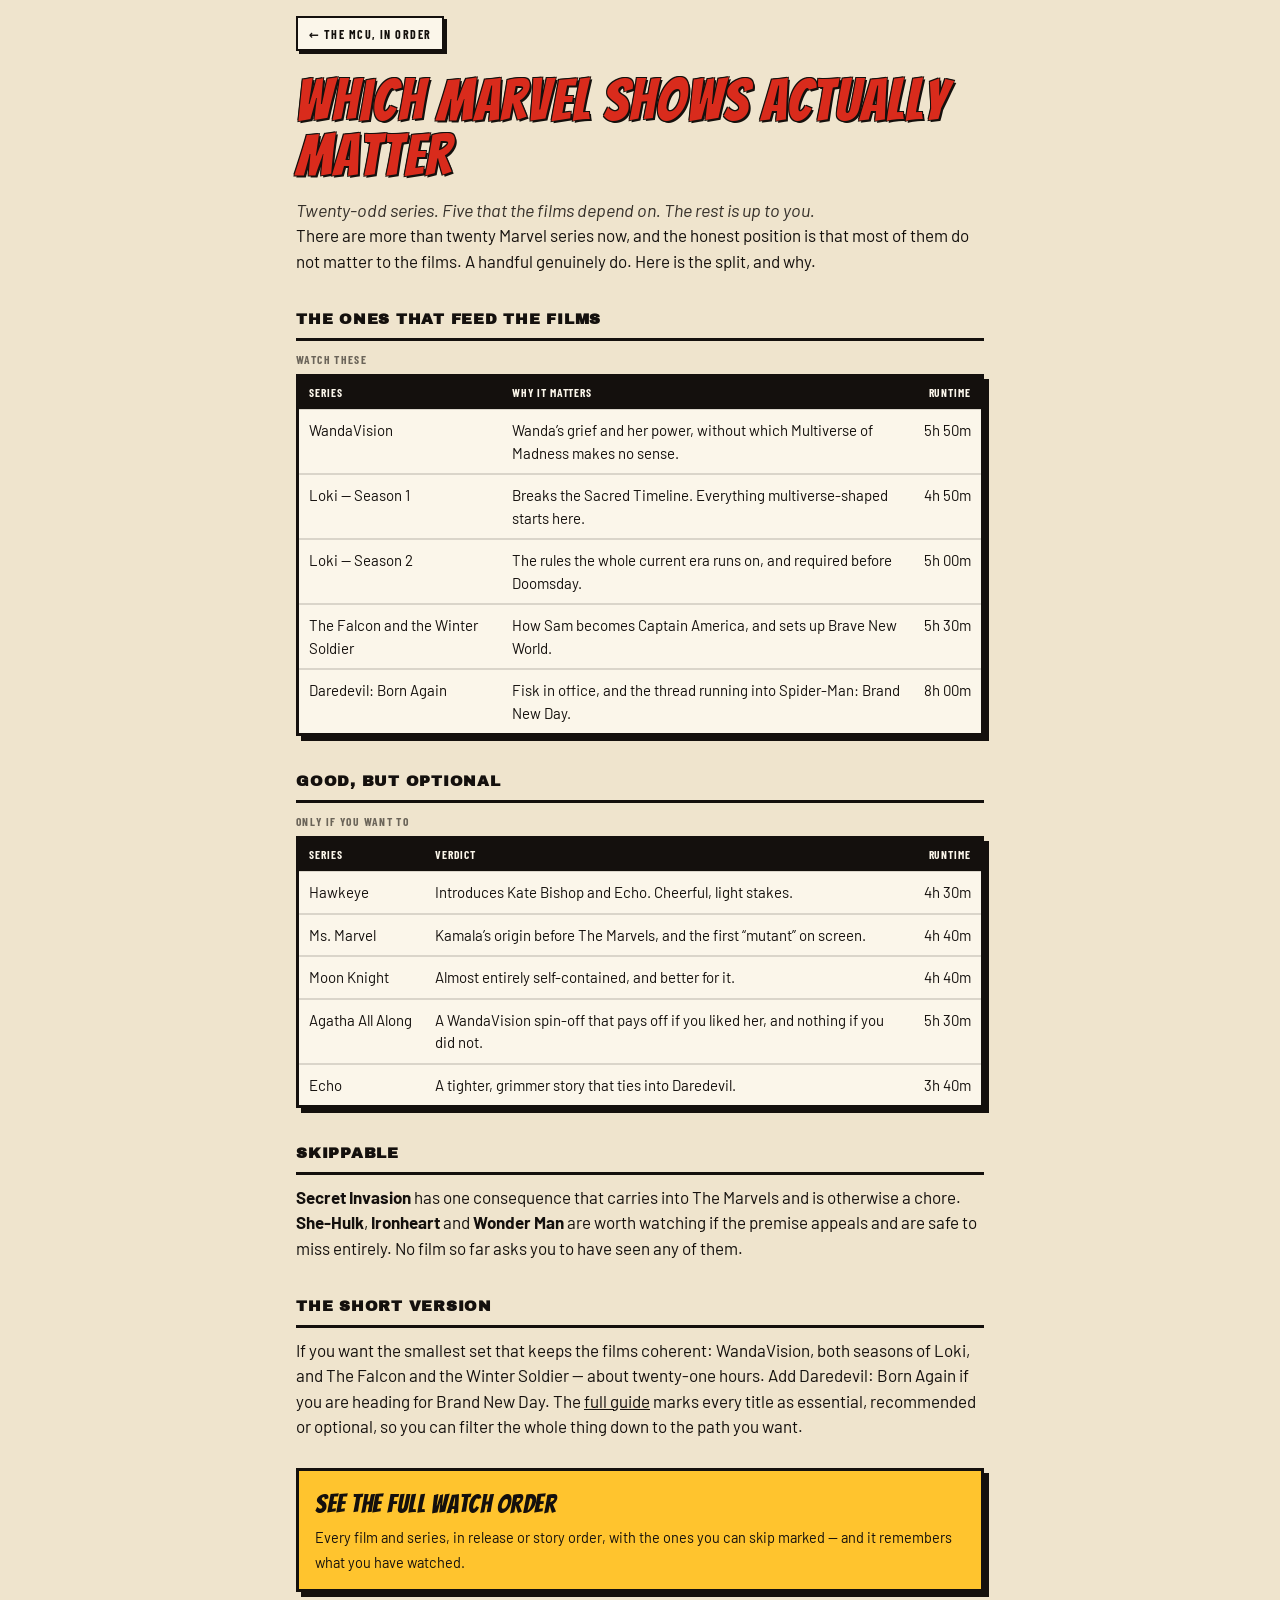
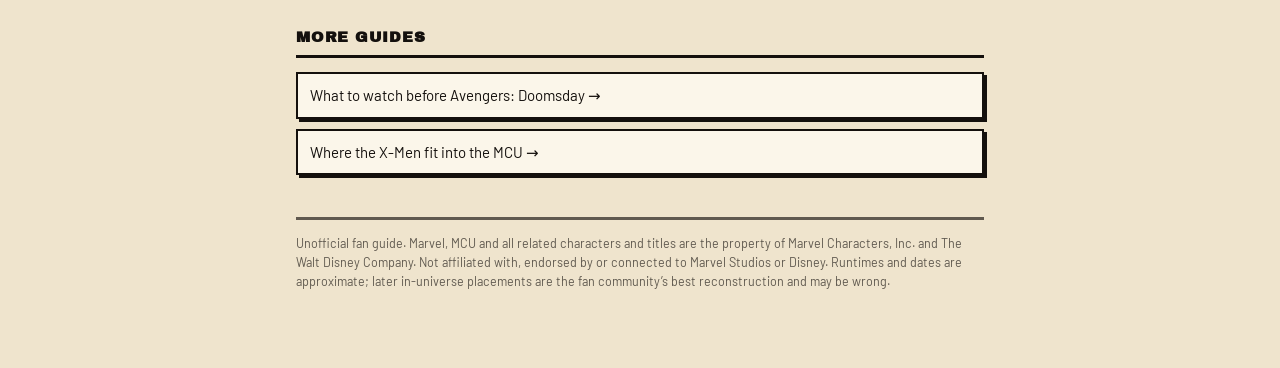
<file: marvel-shows-that-matter.html>
<!DOCTYPE html>
<html lang="en">
<head>
<meta charset="utf-8">
<meta name="viewport" content="width=device-width, initial-scale=1">
<meta name="color-scheme" content="light">
<title>Which Marvel Disney+ Shows Actually Matter? — Required vs Skippable</title>
<meta name="description" content="More than twenty Marvel series, and most of them do not affect the films. Which Disney+ shows are required, which are optional, and which you can skip entirely.">
<link rel="canonical" href="https://mcu-breakdown.vercel.app/marvel-shows-that-matter.html">
<meta property="og:type" content="article">
<meta property="og:site_name" content="The MCU, In Order">
<meta property="og:url" content="https://mcu-breakdown.vercel.app/marvel-shows-that-matter.html">
<meta property="og:title" content="Which Marvel Disney+ Shows Actually Matter? — Required vs Skippable">
<meta property="og:description" content="More than twenty Marvel series, and most of them do not affect the films. Which Disney+ shows are required, which are optional, and which you can skip entirely.">
<meta property="og:image" content="https://mcu-breakdown.vercel.app/og.png">
<meta property="og:image:width" content="1200">
<meta property="og:image:height" content="630">
<meta name="twitter:card" content="summary_large_image">
<meta name="twitter:title" content="Which Marvel Disney+ Shows Actually Matter? — Required vs Skippable">
<meta name="twitter:description" content="More than twenty Marvel series, and most of them do not affect the films. Which Disney+ shows are required, which are optional, and which you can skip entirely.">
<meta name="twitter:image" content="https://mcu-breakdown.vercel.app/og.png">
<link rel="icon" href="data:image/svg+xml,%3Csvg xmlns='http://www.w3.org/2000/svg' viewBox='0 0 64 64'%3E%3Crect width='64' height='64' rx='10' fill='%2314100D'/%3E%3Ctext x='32' y='45' font-family='Georgia,serif' font-size='40' font-weight='bold' text-anchor='middle' fill='%23D92B1C'%3EM%3C/text%3E%3C/svg%3E">
<link rel="preconnect" href="https://fonts.googleapis.com">
<link rel="preconnect" href="https://fonts.gstatic.com" crossorigin>
<link href="https://fonts.googleapis.com/css2?family=Bangers&family=Archivo+Black&family=Barlow+Condensed:wght@700&family=Barlow:ital,wght@0,400;0,600;1,400&display=swap" rel="stylesheet">
<link rel="stylesheet" href="guide.css">
<script type="application/ld+json">
[
 {
  "@context": "https://schema.org",
  "@type": "Article",
  "headline": "Which Marvel shows actually matter",
  "description": "More than twenty Marvel series, and most of them do not affect the films. Which Disney+ shows are required, which are optional, and which you can skip entirely.",
  "inLanguage": "en",
  "mainEntityOfPage": "https://mcu-breakdown.vercel.app/marvel-shows-that-matter.html",
  "isPartOf": {
   "@type": "WebSite",
   "name": "The MCU, In Order",
   "url": "https://mcu-breakdown.vercel.app/"
  }
 },
 {
  "@context": "https://schema.org",
  "@type": "FAQPage",
  "mainEntity": [
   {
    "@type": "Question",
    "name": "Do I need to watch the Marvel Disney+ shows?",
    "acceptedAnswer": {
     "@type": "Answer",
     "text": "Most of them, no. WandaVision, both seasons of Loki, The Falcon and the Winter Soldier and Daredevil: Born Again feed directly into the films. The rest are optional."
    }
   },
   {
    "@type": "Question",
    "name": "Which Marvel shows can I skip?",
    "acceptedAnswer": {
     "@type": "Answer",
     "text": "Secret Invasion, She-Hulk, Ironheart and Wonder Man have no bearing on any film so far. Hawkeye, Ms. Marvel, Moon Knight, Echo and Agatha All Along are good but optional."
    }
   }
  ]
 }
]
</script>
</head>
<body>
  <main class="wrap">
    <div class="top"><a class="home" href="./">&larr; The MCU, in order</a></div>
    <h1>Which Marvel shows actually matter</h1>
    <p class="lede">Twenty-odd series. Five that the films depend on. The rest is up to you.</p>
    <p>There are more than twenty Marvel series now, and the honest position is that most of them do
    not matter to the films. A handful genuinely do. Here is the split, and why.</p>

    <h2>The ones that feed the films</h2>
    <table><caption>Watch these</caption><thead><tr><th>Series</th><th>Why it matters</th><th class="rt">Runtime</th></tr></thead>
      <tbody><tr><td>WandaVision</td><td>Wanda&rsquo;s grief and her power, without which Multiverse of Madness makes no sense.</td><td class="rt">5h 50m</td></tr><tr><td>Loki &mdash; Season 1</td><td>Breaks the Sacred Timeline. Everything multiverse-shaped starts here.</td><td class="rt">4h 50m</td></tr><tr><td>Loki &mdash; Season 2</td><td>The rules the whole current era runs on, and required before Doomsday.</td><td class="rt">5h 00m</td></tr><tr><td>The Falcon and the Winter Soldier</td><td>How Sam becomes Captain America, and sets up Brave New World.</td><td class="rt">5h 30m</td></tr><tr><td>Daredevil: Born Again</td><td>Fisk in office, and the thread running into Spider-Man: Brand New Day.</td><td class="rt">8h 00m</td></tr></tbody></table>
    <h2>Good, but optional</h2>
    <table><caption>Only if you want to</caption><thead><tr><th>Series</th><th>Verdict</th><th class="rt">Runtime</th></tr></thead>
      <tbody><tr><td>Hawkeye</td><td>Introduces Kate Bishop and Echo. Cheerful, light stakes.</td><td class="rt">4h 30m</td></tr><tr><td>Ms. Marvel</td><td>Kamala&rsquo;s origin before The Marvels, and the first &ldquo;mutant&rdquo; on screen.</td><td class="rt">4h 40m</td></tr><tr><td>Moon Knight</td><td>Almost entirely self-contained, and better for it.</td><td class="rt">4h 40m</td></tr><tr><td>Agatha All Along</td><td>A WandaVision spin-off that pays off if you liked her, and nothing if you did not.</td><td class="rt">5h 30m</td></tr><tr><td>Echo</td><td>A tighter, grimmer story that ties into Daredevil.</td><td class="rt">3h 40m</td></tr></tbody></table>
    <h2>Skippable</h2>
    <p><strong>Secret Invasion</strong> has one consequence that carries into The Marvels and is
    otherwise a chore. <strong>She-Hulk</strong>, <strong>Ironheart</strong> and
    <strong>Wonder Man</strong> are worth watching if the premise appeals and are safe to miss
    entirely. No film so far asks you to have seen any of them.</p>

    <h2>The short version</h2>
    <p>If you want the smallest set that keeps the films coherent: WandaVision, both seasons of Loki,
    and The Falcon and the Winter Soldier &mdash; about twenty-one hours. Add Daredevil: Born Again if
    you are heading for Brand New Day. The
    <a href="./">full guide</a> marks every title as essential, recommended or optional, so you can
    filter the whole thing down to the path you want.</p>

    <a class="cta" href="./"><b>See the full watch order</b><span>Every film and series, in release or story order, with the ones you can skip marked &mdash; and it remembers what you have watched.</span></a>
    <h2>More guides</h2>
    <div class="more">
        <a href="what-to-watch-before-doomsday.html">What to watch before Avengers: Doomsday &rarr;</a>
        <a href="x-men-in-the-mcu.html">Where the X-Men fit into the MCU &rarr;</a>
    </div>
    <footer class="legal">
      <p>Unofficial fan guide. Marvel, MCU and all related characters and titles are the property of Marvel Characters, Inc. and The Walt Disney Company. Not affiliated with, endorsed by or connected to Marvel Studios or Disney. Runtimes and dates are approximate; later in-universe placements are the fan community&rsquo;s best reconstruction and may be wrong.</p>
    </footer>
  </main>
<script type="module" src="https://static.cloudflareinsights.com/beacon.min.js" data-cf-beacon='{"token": "45f9aa7f5121417096f6c77fa40ea24c"}'></script>
</body>
</html>
</file>
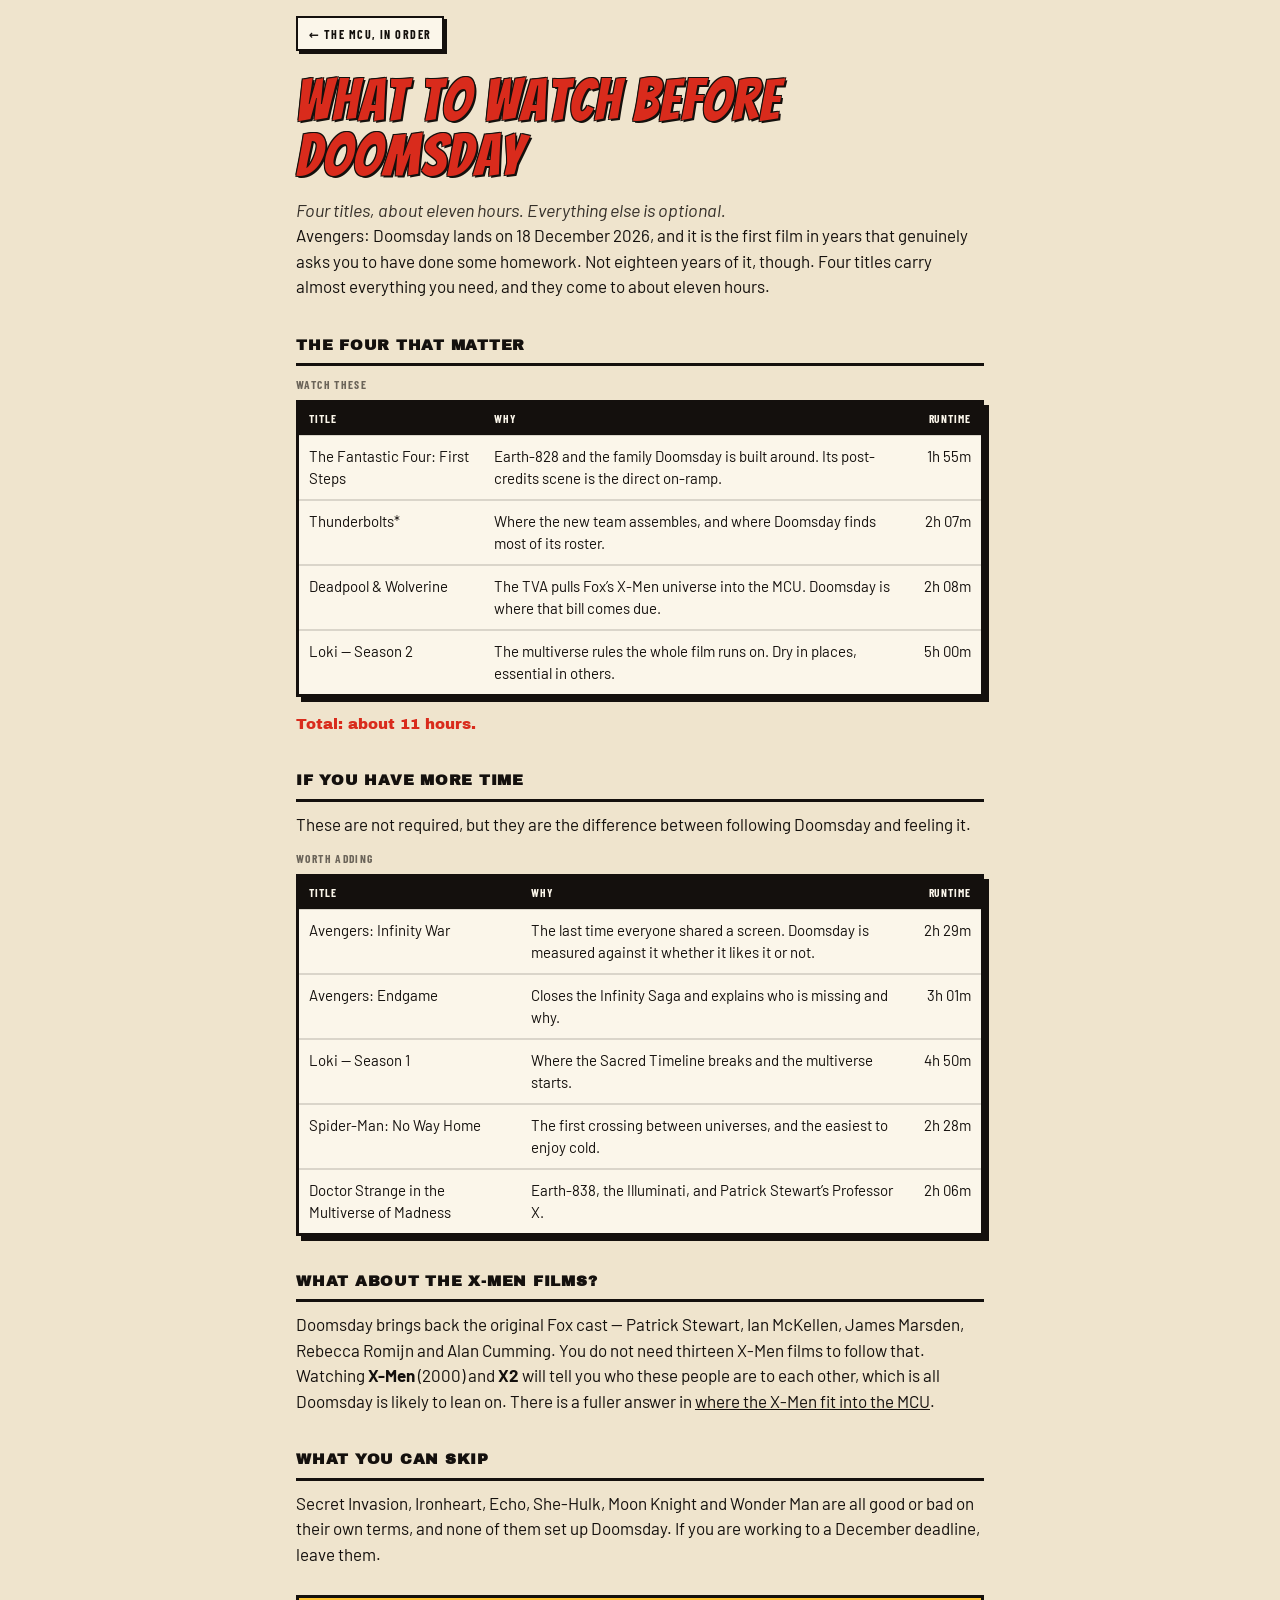
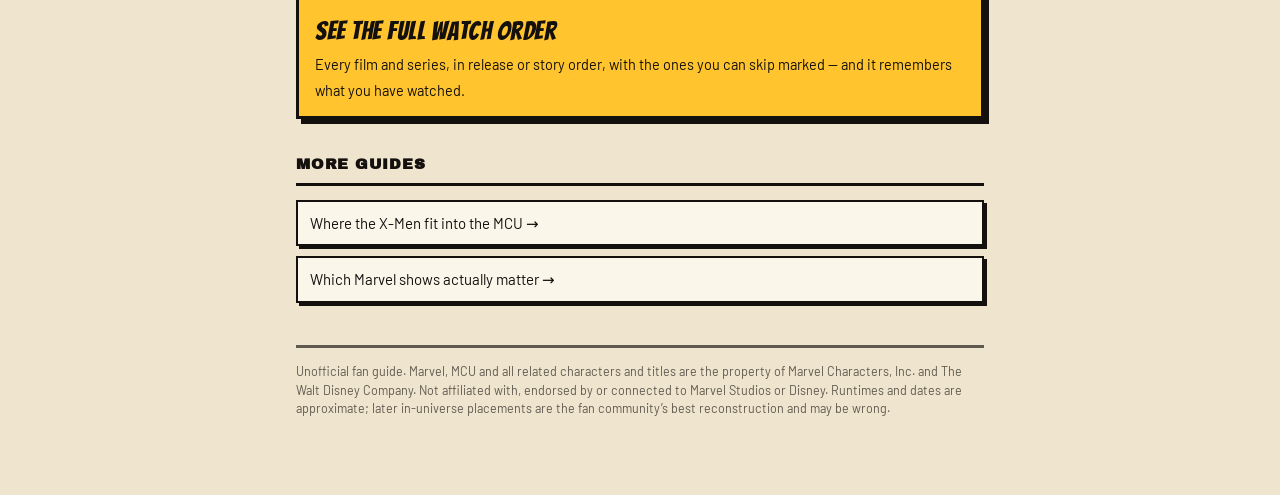
<file: what-to-watch-before-doomsday.html>
<!DOCTYPE html>
<html lang="en">
<head>
<meta charset="utf-8">
<meta name="viewport" content="width=device-width, initial-scale=1">
<meta name="color-scheme" content="light">
<title>What to Watch Before Avengers: Doomsday (2026) — The Short List</title>
<meta name="description" content="The four titles that actually set up Avengers: Doomsday, about eleven hours in total, plus what to add if you have more time and what you can safely skip.">
<link rel="canonical" href="https://mcu-breakdown.vercel.app/what-to-watch-before-doomsday.html">
<meta property="og:type" content="article">
<meta property="og:site_name" content="The MCU, In Order">
<meta property="og:url" content="https://mcu-breakdown.vercel.app/what-to-watch-before-doomsday.html">
<meta property="og:title" content="What to Watch Before Avengers: Doomsday (2026) — The Short List">
<meta property="og:description" content="The four titles that actually set up Avengers: Doomsday, about eleven hours in total, plus what to add if you have more time and what you can safely skip.">
<meta property="og:image" content="https://mcu-breakdown.vercel.app/og.png">
<meta property="og:image:width" content="1200">
<meta property="og:image:height" content="630">
<meta name="twitter:card" content="summary_large_image">
<meta name="twitter:title" content="What to Watch Before Avengers: Doomsday (2026) — The Short List">
<meta name="twitter:description" content="The four titles that actually set up Avengers: Doomsday, about eleven hours in total, plus what to add if you have more time and what you can safely skip.">
<meta name="twitter:image" content="https://mcu-breakdown.vercel.app/og.png">
<link rel="icon" href="data:image/svg+xml,%3Csvg xmlns='http://www.w3.org/2000/svg' viewBox='0 0 64 64'%3E%3Crect width='64' height='64' rx='10' fill='%2314100D'/%3E%3Ctext x='32' y='45' font-family='Georgia,serif' font-size='40' font-weight='bold' text-anchor='middle' fill='%23D92B1C'%3EM%3C/text%3E%3C/svg%3E">
<link rel="preconnect" href="https://fonts.googleapis.com">
<link rel="preconnect" href="https://fonts.gstatic.com" crossorigin>
<link href="https://fonts.googleapis.com/css2?family=Bangers&family=Archivo+Black&family=Barlow+Condensed:wght@700&family=Barlow:ital,wght@0,400;0,600;1,400&display=swap" rel="stylesheet">
<link rel="stylesheet" href="guide.css">
<script type="application/ld+json">
[
 {
  "@context": "https://schema.org",
  "@type": "Article",
  "headline": "What to watch before Doomsday",
  "description": "The four titles that actually set up Avengers: Doomsday, about eleven hours in total, plus what to add if you have more time and what you can safely skip.",
  "inLanguage": "en",
  "mainEntityOfPage": "https://mcu-breakdown.vercel.app/what-to-watch-before-doomsday.html",
  "isPartOf": {
   "@type": "WebSite",
   "name": "The MCU, In Order",
   "url": "https://mcu-breakdown.vercel.app/"
  }
 },
 {
  "@context": "https://schema.org",
  "@type": "FAQPage",
  "mainEntity": [
   {
    "@type": "Question",
    "name": "What do I need to watch before Avengers: Doomsday?",
    "acceptedAnswer": {
     "@type": "Answer",
     "text": "Four titles carry almost everything: The Fantastic Four: First Steps, Thunderbolts*, Deadpool & Wolverine and Loki season 2. That is roughly eleven hours. Infinity War and Endgame help if you have never seen them."
    }
   },
   {
    "@type": "Question",
    "name": "Do I need to watch the X-Men films before Doomsday?",
    "acceptedAnswer": {
     "@type": "Answer",
     "text": "No. Doomsday brings back the original Fox cast, but X-Men (2000) and X2 are enough to know who they are to each other. The other eleven films are optional."
    }
   }
  ]
 }
]
</script>
</head>
<body>
  <main class="wrap">
    <div class="top"><a class="home" href="./">&larr; The MCU, in order</a></div>
    <h1>What to watch before Doomsday</h1>
    <p class="lede">Four titles, about eleven hours. Everything else is optional.</p>
    <p>Avengers: Doomsday lands on 18 December 2026, and it is the first film in years that genuinely
    asks you to have done some homework. Not eighteen years of it, though. Four titles carry almost
    everything you need, and they come to about eleven hours.</p>

    <h2>The four that matter</h2>
    <table><caption>Watch these</caption><thead><tr><th>Title</th><th>Why</th><th class="rt">Runtime</th></tr></thead>
      <tbody><tr><td>The Fantastic Four: First Steps</td><td>Earth-828 and the family Doomsday is built around. Its post-credits scene is the direct on-ramp.</td><td class="rt">1h 55m</td></tr><tr><td>Thunderbolts*</td><td>Where the new team assembles, and where Doomsday finds most of its roster.</td><td class="rt">2h 07m</td></tr><tr><td>Deadpool &amp; Wolverine</td><td>The TVA pulls Fox&rsquo;s X-Men universe into the MCU. Doomsday is where that bill comes due.</td><td class="rt">2h 08m</td></tr><tr><td>Loki &mdash; Season 2</td><td>The multiverse rules the whole film runs on. Dry in places, essential in others.</td><td class="rt">5h 00m</td></tr></tbody></table>
    <p class="tot">Total: about 11 hours.</p>

    <h2>If you have more time</h2>
    <p>These are not required, but they are the difference between following Doomsday and feeling it.</p>
    <table><caption>Worth adding</caption><thead><tr><th>Title</th><th>Why</th><th class="rt">Runtime</th></tr></thead>
      <tbody><tr><td>Avengers: Infinity War</td><td>The last time everyone shared a screen. Doomsday is measured against it whether it likes it or not.</td><td class="rt">2h 29m</td></tr><tr><td>Avengers: Endgame</td><td>Closes the Infinity Saga and explains who is missing and why.</td><td class="rt">3h 01m</td></tr><tr><td>Loki &mdash; Season 1</td><td>Where the Sacred Timeline breaks and the multiverse starts.</td><td class="rt">4h 50m</td></tr><tr><td>Spider-Man: No Way Home</td><td>The first crossing between universes, and the easiest to enjoy cold.</td><td class="rt">2h 28m</td></tr><tr><td>Doctor Strange in the Multiverse of Madness</td><td>Earth-838, the Illuminati, and Patrick Stewart&rsquo;s Professor X.</td><td class="rt">2h 06m</td></tr></tbody></table>
    <h2>What about the X-Men films?</h2>
    <p>Doomsday brings back the original Fox cast &mdash; Patrick Stewart, Ian McKellen, James Marsden,
    Rebecca Romijn and Alan Cumming. You do not need thirteen X-Men films to follow that. Watching
    <strong>X-Men</strong> (2000) and <strong>X2</strong> will tell you who these people are to each other,
    which is all Doomsday is likely to lean on. There is a fuller answer in
    <a href="x-men-in-the-mcu.html">where the X-Men fit into the MCU</a>.</p>

    <h2>What you can skip</h2>
    <p>Secret Invasion, Ironheart, Echo, She-Hulk, Moon Knight and Wonder Man are all good or bad on
    their own terms, and none of them set up Doomsday. If you are working to a December deadline,
    leave them.</p>

    <a class="cta" href="./"><b>See the full watch order</b><span>Every film and series, in release or story order, with the ones you can skip marked &mdash; and it remembers what you have watched.</span></a>
    <h2>More guides</h2>
    <div class="more">
        <a href="x-men-in-the-mcu.html">Where the X-Men fit into the MCU &rarr;</a>
        <a href="marvel-shows-that-matter.html">Which Marvel shows actually matter &rarr;</a>
    </div>
    <footer class="legal">
      <p>Unofficial fan guide. Marvel, MCU and all related characters and titles are the property of Marvel Characters, Inc. and The Walt Disney Company. Not affiliated with, endorsed by or connected to Marvel Studios or Disney. Runtimes and dates are approximate; later in-universe placements are the fan community&rsquo;s best reconstruction and may be wrong.</p>
    </footer>
  </main>
<script type="module" src="https://static.cloudflareinsights.com/beacon.min.js" data-cf-beacon='{"token": "45f9aa7f5121417096f6c77fa40ea24c"}'></script>
</body>
</html>
</file>
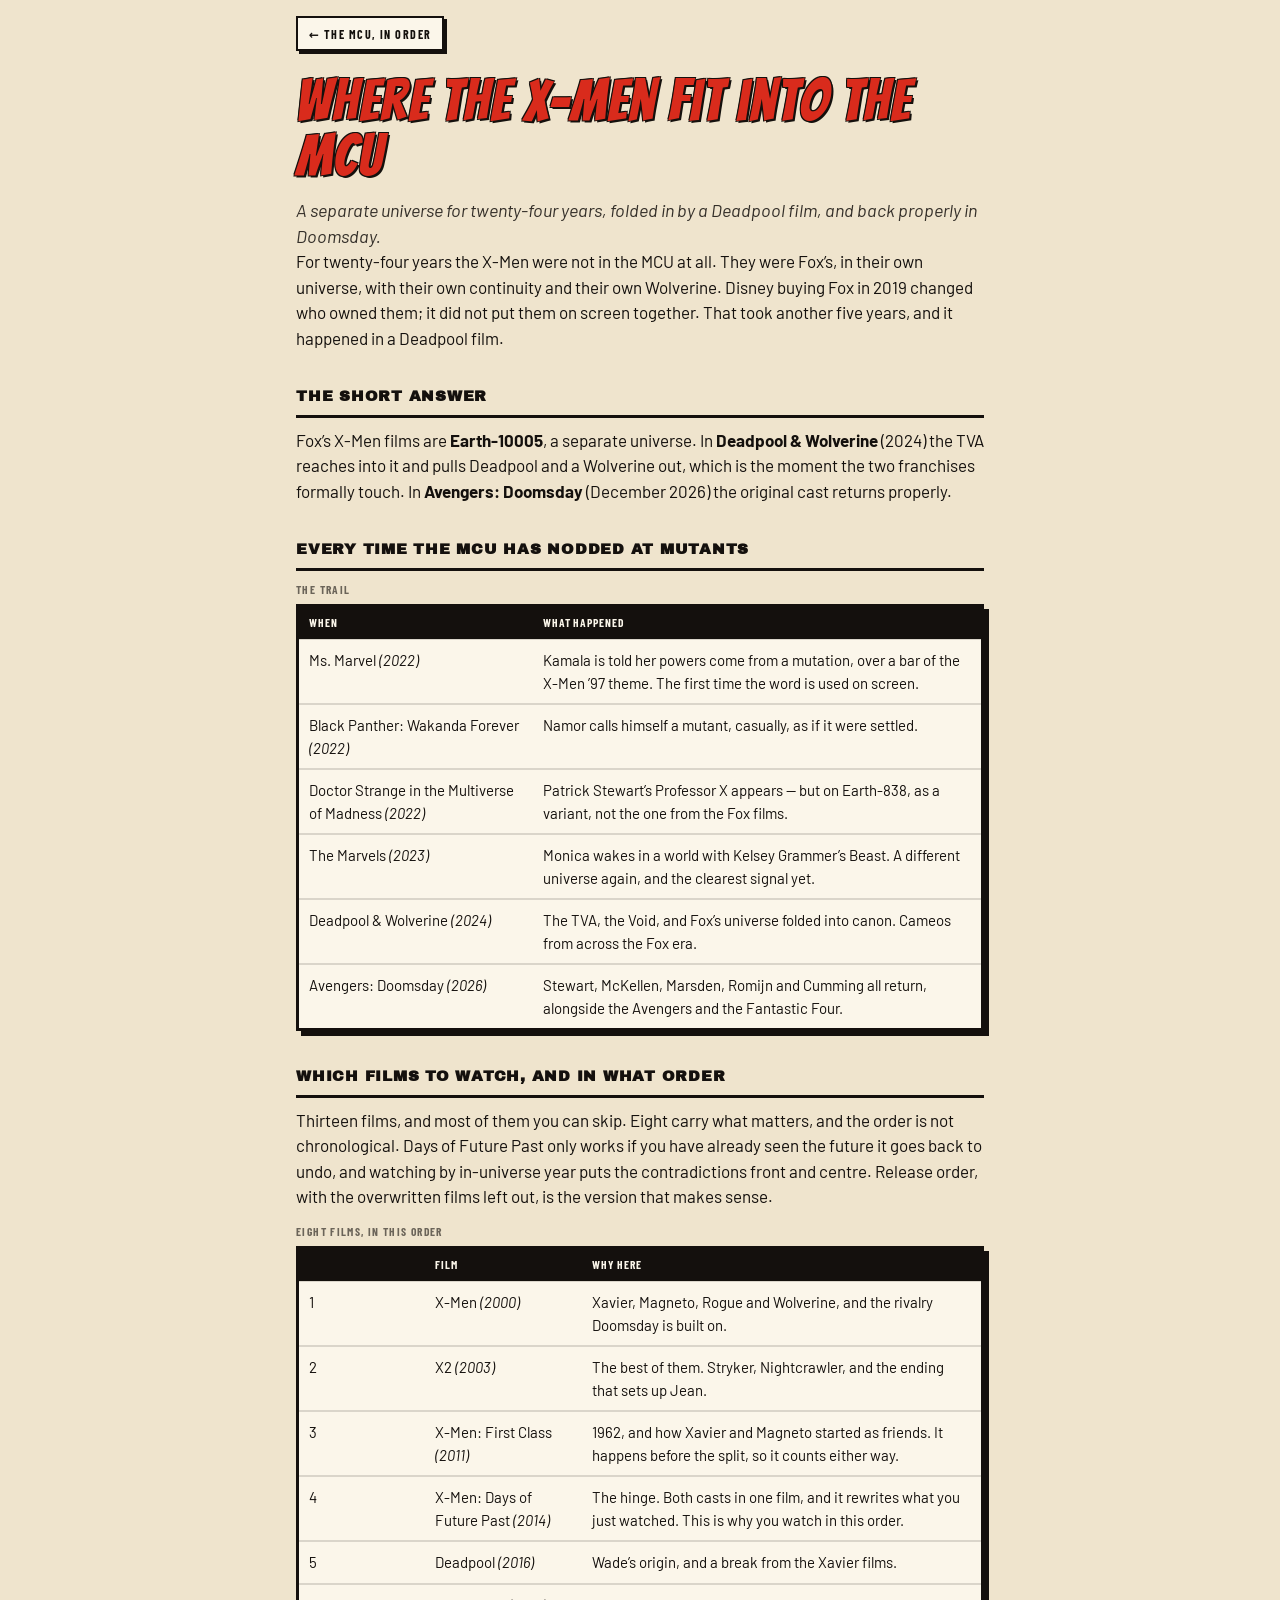
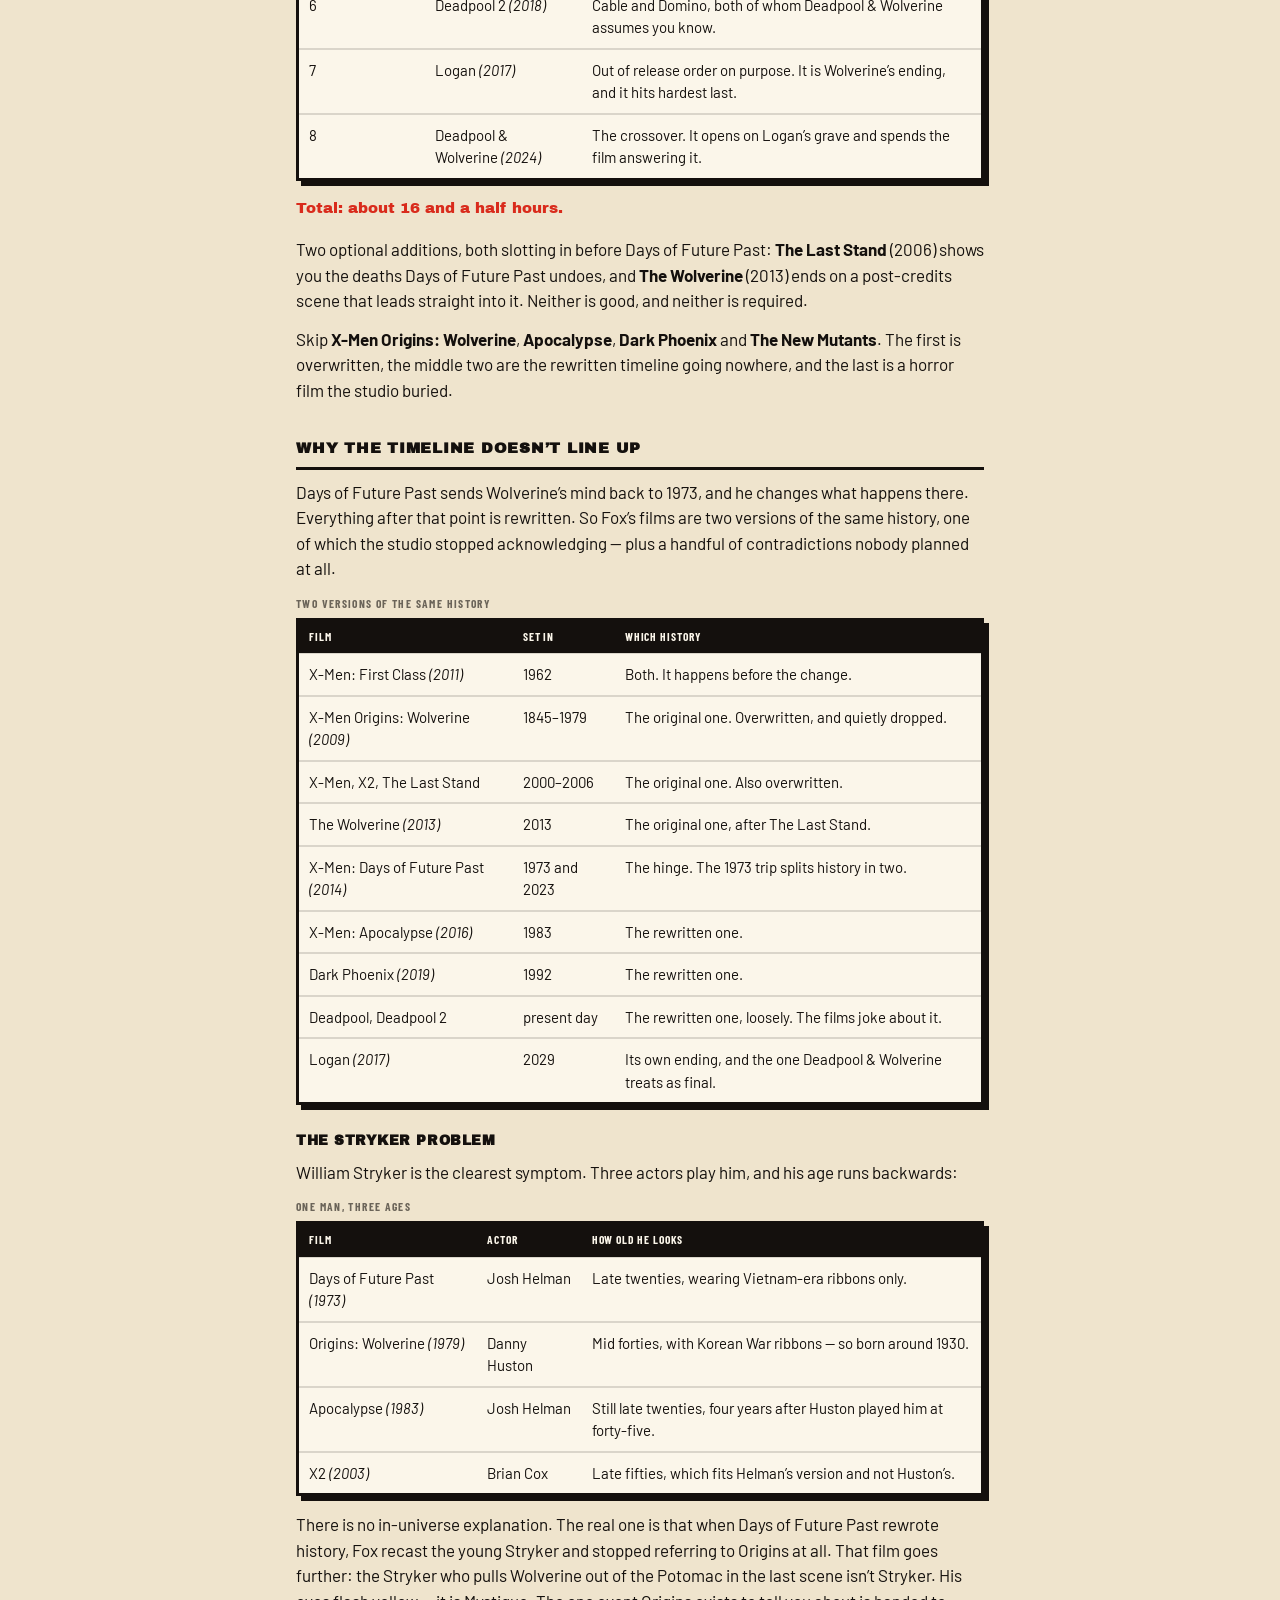
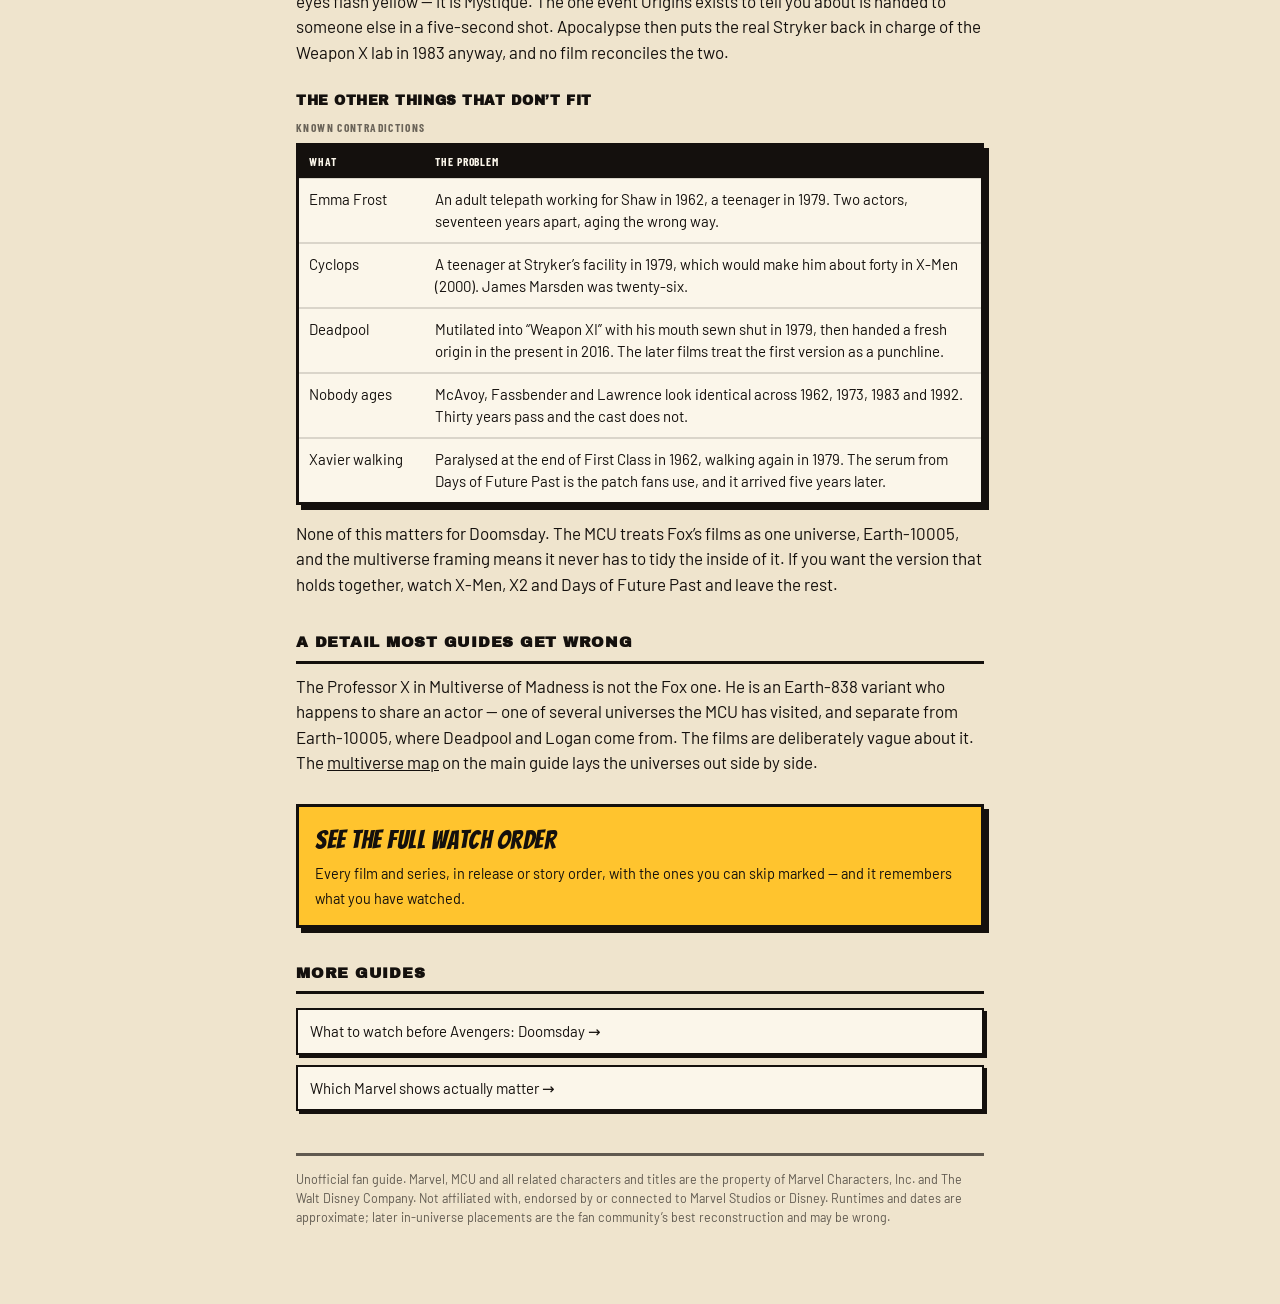
<file: x-men-in-the-mcu.html>
<!DOCTYPE html>
<html lang="en">
<head>
<meta charset="utf-8">
<meta name="viewport" content="width=device-width, initial-scale=1">
<meta name="color-scheme" content="light">
<title>Where Do the X-Men Fit Into the MCU? — Every Crossover, Explained</title>
<meta name="description" content="Fox’s X-Men were a separate universe until Deadpool & Wolverine. Every mutant nod the MCU has made, which Fox films are worth watching, and what Doomsday brings back.">
<link rel="canonical" href="https://mcu-breakdown.vercel.app/x-men-in-the-mcu.html">
<meta property="og:type" content="article">
<meta property="og:site_name" content="The MCU, In Order">
<meta property="og:url" content="https://mcu-breakdown.vercel.app/x-men-in-the-mcu.html">
<meta property="og:title" content="Where Do the X-Men Fit Into the MCU? — Every Crossover, Explained">
<meta property="og:description" content="Fox’s X-Men were a separate universe until Deadpool & Wolverine. Every mutant nod the MCU has made, which Fox films are worth watching, and what Doomsday brings back.">
<meta property="og:image" content="https://mcu-breakdown.vercel.app/og.png">
<meta property="og:image:width" content="1200">
<meta property="og:image:height" content="630">
<meta name="twitter:card" content="summary_large_image">
<meta name="twitter:title" content="Where Do the X-Men Fit Into the MCU? — Every Crossover, Explained">
<meta name="twitter:description" content="Fox’s X-Men were a separate universe until Deadpool & Wolverine. Every mutant nod the MCU has made, which Fox films are worth watching, and what Doomsday brings back.">
<meta name="twitter:image" content="https://mcu-breakdown.vercel.app/og.png">
<link rel="icon" href="data:image/svg+xml,%3Csvg xmlns='http://www.w3.org/2000/svg' viewBox='0 0 64 64'%3E%3Crect width='64' height='64' rx='10' fill='%2314100D'/%3E%3Ctext x='32' y='45' font-family='Georgia,serif' font-size='40' font-weight='bold' text-anchor='middle' fill='%23D92B1C'%3EM%3C/text%3E%3C/svg%3E">
<link rel="preconnect" href="https://fonts.googleapis.com">
<link rel="preconnect" href="https://fonts.gstatic.com" crossorigin>
<link href="https://fonts.googleapis.com/css2?family=Bangers&family=Archivo+Black&family=Barlow+Condensed:wght@700&family=Barlow:ital,wght@0,400;0,600;1,400&display=swap" rel="stylesheet">
<link rel="stylesheet" href="guide.css">
<script type="application/ld+json">
[
 {
  "@context": "https://schema.org",
  "@type": "Article",
  "headline": "Where the X-Men fit into the MCU",
  "description": "Fox’s X-Men were a separate universe until Deadpool & Wolverine. Every mutant nod the MCU has made, which Fox films are worth watching, and what Doomsday brings back.",
  "inLanguage": "en",
  "mainEntityOfPage": "https://mcu-breakdown.vercel.app/x-men-in-the-mcu.html",
  "isPartOf": {
   "@type": "WebSite",
   "name": "The MCU, In Order",
   "url": "https://mcu-breakdown.vercel.app/"
  }
 },
 {
  "@context": "https://schema.org",
  "@type": "FAQPage",
  "mainEntity": [
   {
    "@type": "Question",
    "name": "What order should I watch the X-Men movies in?",
    "acceptedAnswer": {
     "@type": "Answer",
     "text": "Release order, minus the films that were overwritten: X-Men (2000), X2, First Class, Days of Future Past, Deadpool, Deadpool 2, then Logan and Deadpool & Wolverine last. Do not watch chronologically — Days of Future Past only works if you have already seen the future it goes back to undo. Skip Origins: Wolverine, Apocalypse, Dark Phoenix and The New Mutants."
    }
   },
   {
    "@type": "Question",
    "name": "Why does William Stryker look so much older in X-Men Origins: Wolverine than in X-Men: Apocalypse?",
    "acceptedAnswer": {
     "@type": "Answer",
     "text": "Because they are two different versions of history and two different actors. Danny Huston plays him in 1979 in Origins as a man of about forty-five; Josh Helman plays him in 1973 and again in 1983 as a man in his late twenties. Days of Future Past rewrote everything after 1973, and Fox stopped acknowledging Origins and recast the younger Stryker. There is no in-universe explanation."
    }
   },
   {
    "@type": "Question",
    "name": "Why is the X-Men timeline so confusing?",
    "acceptedAnswer": {
     "@type": "Answer",
     "text": "Days of Future Past sends Wolverine back to 1973 and changes what happens, so every film after that point exists in a rewritten history. X-Men, X2, The Last Stand, Origins: Wolverine and The Wolverine belong to the original version; Apocalypse and Dark Phoenix belong to the rewritten one; First Class happens before the split. The films also contradict each other by accident on Emma Frost, Cyclops, Deadpool and how fast anyone ages."
    }
   },
   {
    "@type": "Question",
    "name": "Are the X-Men part of the MCU?",
    "acceptedAnswer": {
     "@type": "Answer",
     "text": "They are now. Fox's X-Men films were their own universe, Earth-10005, until Deadpool & Wolverine (2024), where the TVA pulls Deadpool and Wolverine into the MCU. The original cast returns in Avengers: Doomsday in December 2026."
    }
   },
   {
    "@type": "Question",
    "name": "Which X-Men films should I watch?",
    "acceptedAnswer": {
     "@type": "Answer",
     "text": "Eight of the thirteen, in release order with the overwritten ones left out: X-Men (2000), X2, First Class, Days of Future Past, Deadpool, Deadpool 2, then Logan and Deadpool & Wolverine last. About sixteen and a half hours."
    }
   }
  ]
 }
]
</script>
</head>
<body>
  <main class="wrap">
    <div class="top"><a class="home" href="./">&larr; The MCU, in order</a></div>
    <h1>Where the X-Men fit into the MCU</h1>
    <p class="lede">A separate universe for twenty-four years, folded in by a Deadpool film, and back properly in Doomsday.</p>
    <p>For twenty-four years the X-Men were not in the MCU at all. They were Fox&rsquo;s, in their own
    universe, with their own continuity and their own Wolverine. Disney buying Fox in 2019 changed who
    owned them; it did not put them on screen together. That took another five years, and it happened
    in a Deadpool film.</p>

    <h2>The short answer</h2>
    <p>Fox&rsquo;s X-Men films are <strong>Earth-10005</strong>, a separate universe. In
    <strong>Deadpool &amp; Wolverine</strong> (2024) the TVA reaches into it and pulls Deadpool and a
    Wolverine out, which is the moment the two franchises formally touch. In
    <strong>Avengers: Doomsday</strong> (December 2026) the original cast returns properly.</p>

    <h2>Every time the MCU has nodded at mutants</h2>
    <table><caption>The trail</caption><thead><tr><th>When</th><th>What happened</th></tr></thead>
      <tbody><tr><td>Ms. Marvel <em>(2022)</em></td><td>Kamala is told her powers come from a mutation, over a bar of the X-Men &rsquo;97 theme. The first time the word is used on screen.</td></tr><tr><td>Black Panther: Wakanda Forever <em>(2022)</em></td><td>Namor calls himself a mutant, casually, as if it were settled.</td></tr><tr><td>Doctor Strange in the Multiverse of Madness <em>(2022)</em></td><td>Patrick Stewart&rsquo;s Professor X appears &mdash; but on Earth-838, as a variant, not the one from the Fox films.</td></tr><tr><td>The Marvels <em>(2023)</em></td><td>Monica wakes in a world with Kelsey Grammer&rsquo;s Beast. A different universe again, and the clearest signal yet.</td></tr><tr><td>Deadpool &amp; Wolverine <em>(2024)</em></td><td>The TVA, the Void, and Fox&rsquo;s universe folded into canon. Cameos from across the Fox era.</td></tr><tr><td>Avengers: Doomsday <em>(2026)</em></td><td>Stewart, McKellen, Marsden, Romijn and Cumming all return, alongside the Avengers and the Fantastic Four.</td></tr></tbody></table>
    <h2>Which films to watch, and in what order</h2>
    <p>Thirteen films, and most of them you can skip. Eight carry what matters, and the order is not
    chronological. Days of Future Past only works if you have already seen the future it goes
    back to undo, and watching by in-universe year puts the contradictions front and centre. Release
    order, with the overwritten films left out, is the version that makes sense.</p>
    <table><caption>Eight films, in this order</caption><thead><tr><th></th><th>Film</th><th>Why here</th></tr></thead>
      <tbody><tr><td>1</td><td>X-Men <em>(2000)</em></td><td>Xavier, Magneto, Rogue and Wolverine, and the rivalry Doomsday is built on.</td></tr><tr><td>2</td><td>X2 <em>(2003)</em></td><td>The best of them. Stryker, Nightcrawler, and the ending that sets up Jean.</td></tr><tr><td>3</td><td>X-Men: First Class <em>(2011)</em></td><td>1962, and how Xavier and Magneto started as friends. It happens before the split, so it counts either way.</td></tr><tr><td>4</td><td>X-Men: Days of Future Past <em>(2014)</em></td><td>The hinge. Both casts in one film, and it rewrites what you just watched. This is why you watch in this order.</td></tr><tr><td>5</td><td>Deadpool <em>(2016)</em></td><td>Wade&rsquo;s origin, and a break from the Xavier films.</td></tr><tr><td>6</td><td>Deadpool 2 <em>(2018)</em></td><td>Cable and Domino, both of whom Deadpool &amp; Wolverine assumes you know.</td></tr><tr><td>7</td><td>Logan <em>(2017)</em></td><td>Out of release order on purpose. It is Wolverine&rsquo;s ending, and it hits hardest last.</td></tr><tr><td>8</td><td>Deadpool &amp; Wolverine <em>(2024)</em></td><td>The crossover. It opens on Logan&rsquo;s grave and spends the film answering it.</td></tr></tbody></table>
    <p class="tot">Total: about 16 and a half hours.</p>
    <p>Two optional additions, both slotting in before Days of Future Past:
    <strong>The Last Stand</strong> (2006) shows you the deaths Days of Future Past undoes, and
    <strong>The Wolverine</strong> (2013) ends on a post-credits scene that leads straight into it.
    Neither is good, and neither is required.</p>
    <p>Skip <strong>X-Men Origins: Wolverine</strong>, <strong>Apocalypse</strong>,
    <strong>Dark Phoenix</strong> and <strong>The New Mutants</strong>. The first is overwritten, the
    middle two are the rewritten timeline going nowhere, and the last is a horror film the studio
    buried.</p>

    <h2>Why the timeline doesn&rsquo;t line up</h2>
    <p>Days of Future Past sends Wolverine&rsquo;s mind back to 1973, and he changes what happens there.
    Everything after that point is rewritten. So Fox&rsquo;s films are two versions of the same history,
    one of which the studio stopped acknowledging &mdash; plus a handful of contradictions nobody
    planned at all.</p>
    <table><caption>Two versions of the same history</caption><thead><tr><th>Film</th><th>Set in</th><th>Which history</th></tr></thead>
      <tbody><tr><td>X-Men: First Class <em>(2011)</em></td><td>1962</td><td>Both. It happens before the change.</td></tr><tr><td>X-Men Origins: Wolverine <em>(2009)</em></td><td>1845&ndash;1979</td><td>The original one. Overwritten, and quietly dropped.</td></tr><tr><td>X-Men, X2, The Last Stand</td><td>2000&ndash;2006</td><td>The original one. Also overwritten.</td></tr><tr><td>The Wolverine <em>(2013)</em></td><td>2013</td><td>The original one, after The Last Stand.</td></tr><tr><td>X-Men: Days of Future Past <em>(2014)</em></td><td>1973 and 2023</td><td>The hinge. The 1973 trip splits history in two.</td></tr><tr><td>X-Men: Apocalypse <em>(2016)</em></td><td>1983</td><td>The rewritten one.</td></tr><tr><td>Dark Phoenix <em>(2019)</em></td><td>1992</td><td>The rewritten one.</td></tr><tr><td>Deadpool, Deadpool 2</td><td>present day</td><td>The rewritten one, loosely. The films joke about it.</td></tr><tr><td>Logan <em>(2017)</em></td><td>2029</td><td>Its own ending, and the one Deadpool &amp; Wolverine treats as final.</td></tr></tbody></table>
    <h3>The Stryker problem</h3>
    <p>William Stryker is the clearest symptom. Three actors play him, and his age runs backwards:</p>
    <table><caption>One man, three ages</caption><thead><tr><th>Film</th><th>Actor</th><th>How old he looks</th></tr></thead>
      <tbody><tr><td>Days of Future Past <em>(1973)</em></td><td>Josh Helman</td><td>Late twenties, wearing Vietnam-era ribbons only.</td></tr><tr><td>Origins: Wolverine <em>(1979)</em></td><td>Danny Huston</td><td>Mid forties, with Korean War ribbons &mdash; so born around 1930.</td></tr><tr><td>Apocalypse <em>(1983)</em></td><td>Josh Helman</td><td>Still late twenties, four years after Huston played him at forty-five.</td></tr><tr><td>X2 <em>(2003)</em></td><td>Brian Cox</td><td>Late fifties, which fits Helman&rsquo;s version and not Huston&rsquo;s.</td></tr></tbody></table>
    <p>There is no in-universe explanation. The real one is that when Days of Future Past rewrote
    history, Fox recast the young Stryker and stopped referring to Origins at all. That film goes
    further: the Stryker who pulls Wolverine out of the Potomac in the last scene isn&rsquo;t Stryker.
    His eyes flash yellow &mdash; it is Mystique. The one event Origins exists to tell you about is
    handed to someone else in a five-second shot. Apocalypse then puts the real Stryker back in charge
    of the Weapon X lab in 1983 anyway, and no film reconciles the two.</p>

    <h3>The other things that don&rsquo;t fit</h3>
    <table><caption>Known contradictions</caption><thead><tr><th>What</th><th>The problem</th></tr></thead>
      <tbody><tr><td>Emma Frost</td><td>An adult telepath working for Shaw in 1962, a teenager in 1979. Two actors, seventeen years apart, aging the wrong way.</td></tr><tr><td>Cyclops</td><td>A teenager at Stryker&rsquo;s facility in 1979, which would make him about forty in X-Men (2000). James Marsden was twenty-six.</td></tr><tr><td>Deadpool</td><td>Mutilated into &ldquo;Weapon XI&rdquo; with his mouth sewn shut in 1979, then handed a fresh origin in the present in 2016. The later films treat the first version as a punchline.</td></tr><tr><td>Nobody ages</td><td>McAvoy, Fassbender and Lawrence look identical across 1962, 1973, 1983 and 1992. Thirty years pass and the cast does not.</td></tr><tr><td>Xavier walking</td><td>Paralysed at the end of First Class in 1962, walking again in 1979. The serum from Days of Future Past is the patch fans use, and it arrived five years later.</td></tr></tbody></table>
    <p>None of this matters for Doomsday. The MCU treats Fox&rsquo;s films as one universe,
    Earth-10005, and the multiverse framing means it never has to tidy the inside of it. If you want the
    version that holds together, watch X-Men, X2 and Days of Future Past and leave the rest.</p>

    <h2>A detail most guides get wrong</h2>
    <p>The Professor X in Multiverse of Madness is not the Fox one. He is an Earth-838 variant who
    happens to share an actor &mdash; one of several universes the MCU has visited, and separate from
    Earth-10005, where Deadpool and Logan come from. The films are deliberately vague about it. The
    <a href="./">multiverse map</a> on the main guide lays the universes out side by side.</p>

    <a class="cta" href="./"><b>See the full watch order</b><span>Every film and series, in release or story order, with the ones you can skip marked &mdash; and it remembers what you have watched.</span></a>
    <h2>More guides</h2>
    <div class="more">
        <a href="what-to-watch-before-doomsday.html">What to watch before Avengers: Doomsday &rarr;</a>
        <a href="marvel-shows-that-matter.html">Which Marvel shows actually matter &rarr;</a>
    </div>
    <footer class="legal">
      <p>Unofficial fan guide. Marvel, MCU and all related characters and titles are the property of Marvel Characters, Inc. and The Walt Disney Company. Not affiliated with, endorsed by or connected to Marvel Studios or Disney. Runtimes and dates are approximate; later in-universe placements are the fan community&rsquo;s best reconstruction and may be wrong.</p>
    </footer>
  </main>
<script type="module" src="https://static.cloudflareinsights.com/beacon.min.js" data-cf-beacon='{"token": "45f9aa7f5121417096f6c77fa40ea24c"}'></script>
</body>
</html>
</file>
<file: guide.css>
/* Shared styling for the guide pages. The main app keeps its own inline
   styles; these pages are plain documents and only need a fraction of it. */
:root{color-scheme:light;
  --bg:#EFE4CD; --surface:#FBF6EA; --line:#14100D; --text:#14100D;
  --red:#D92B1C; --blue:#1B45C4; --yellow:#FFC42E; --shadow:#14100D}
*{box-sizing:border-box}
html{background:var(--bg);-webkit-text-size-adjust:100%}
body{margin:0;background:var(--bg);color:var(--text);font-family:"Barlow",system-ui,sans-serif;
  font-size:17px;line-height:1.5;padding-bottom:64px}
.wrap{max-width:720px;margin:0 auto;padding:0 16px}
a{color:var(--text)}
.top{display:flex;align-items:center;justify-content:space-between;gap:12px;padding:16px 0 0;flex-wrap:wrap}
.home{font-family:"Barlow Condensed",system-ui;font-weight:700;text-transform:uppercase;letter-spacing:.12em;
  font-size:12px;text-decoration:none;border:2.5px solid var(--line);background:var(--surface);
  box-shadow:3px 3px 0 var(--shadow);padding:7px 11px 6px}
h1{font-family:"Bangers",Impact,sans-serif;font-weight:400;font-size:clamp(34px,8vw,58px);line-height:.95;
  letter-spacing:.02em;color:var(--red);margin:22px 0 0;
  text-shadow:2px 2px 0 var(--line),-1px -1px 0 var(--line),1px -1px 0 var(--line),-1px 1px 0 var(--line)}
.lede{font-size:18px;line-height:1.45;margin:14px 0 0;font-style:italic;opacity:.85}
h2{font-family:"Archivo Black",system-ui;font-size:15px;letter-spacing:.05em;text-transform:uppercase;
  margin:34px 0 10px;padding-bottom:7px;border-bottom:3px solid var(--line)}
p{margin:0 0 13px}
table{width:100%;border-collapse:collapse;border:3px solid var(--line);background:var(--surface);
  box-shadow:5px 5px 0 var(--shadow);margin:0 0 16px;font-size:15px}
caption{text-align:left;font-family:"Barlow Condensed",system-ui;font-weight:700;text-transform:uppercase;
  letter-spacing:.12em;font-size:11.5px;opacity:.6;padding-bottom:6px}
th{text-align:left;font-family:"Barlow Condensed",system-ui;font-weight:700;text-transform:uppercase;
  letter-spacing:.08em;font-size:11.5px;background:var(--line);color:var(--surface);padding:7px 10px}
td{padding:9px 10px;border-top:2px solid rgba(20,16,13,.14);vertical-align:top}
td.rt,th.rt{white-space:nowrap;text-align:right}
td:first-child{min-width:8.5em}
.tot{font-family:"Archivo Black",system-ui;font-size:15px;color:var(--red);margin:0 0 18px}
.cta{display:block;border:3px solid var(--line);background:var(--yellow);color:var(--line);
  box-shadow:5px 5px 0 var(--shadow);padding:14px 16px;margin:28px 0 0;text-decoration:none}
.cta b{font-family:"Bangers",Impact,sans-serif;font-weight:400;font-size:26px;letter-spacing:.02em;display:block}
.cta span{font-size:14.5px}
.more{display:grid;gap:10px;margin-top:14px}
.more a{border:2.5px solid var(--line);background:var(--surface);box-shadow:3px 3px 0 var(--shadow);
  padding:10px 12px;text-decoration:none;font-size:15px}
.legal{margin:42px 0 0;border-top:3px solid var(--line);padding-top:14px;font-size:12.5px;line-height:1.5;opacity:.65}
h3{font-family:"Archivo Black",system-ui;font-size:13.5px;letter-spacing:.04em;text-transform:uppercase;margin:26px 0 8px}
</file>
